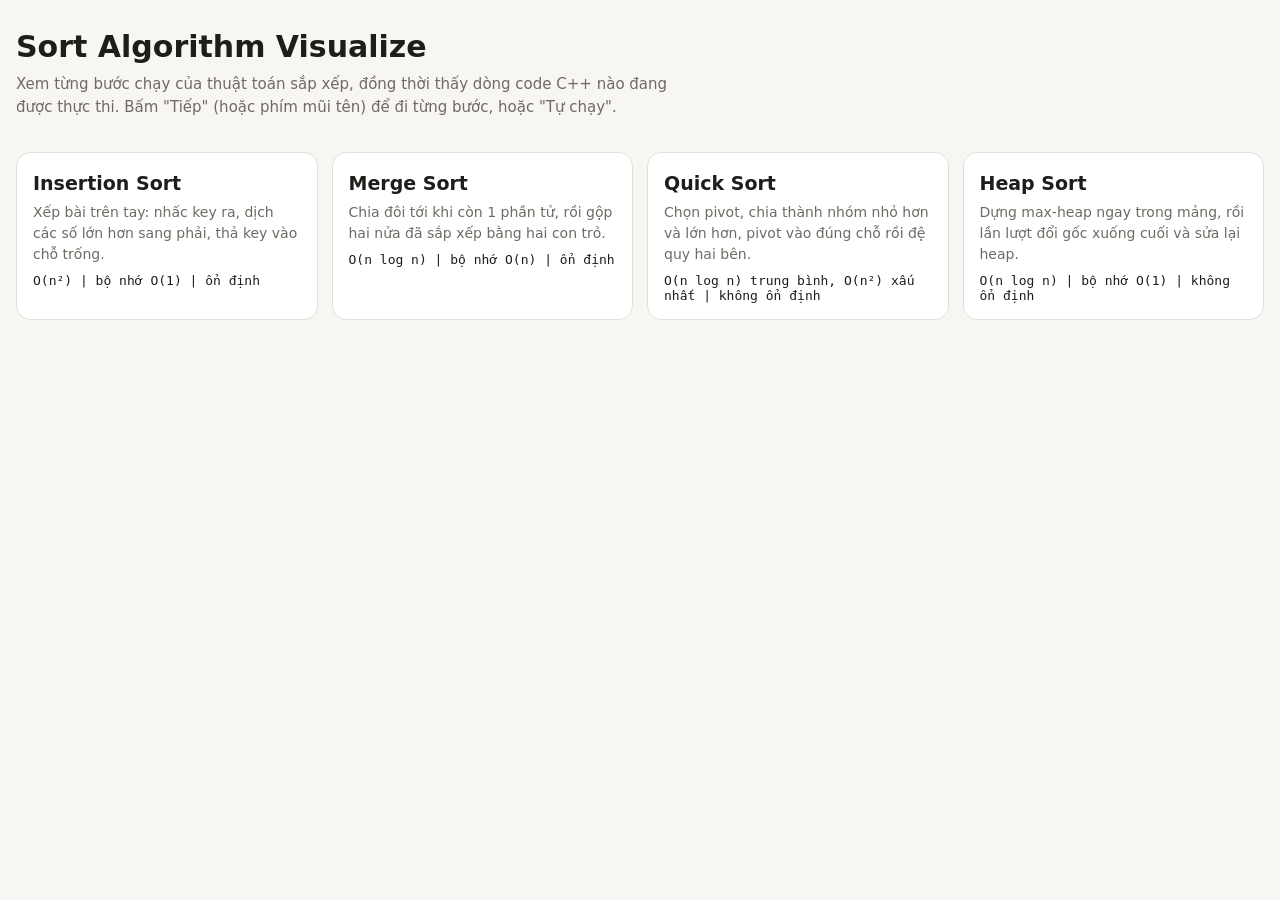
<file: index.html>
<!doctype html>
<html lang="vi">
<head>
<meta charset="utf-8">
<meta name="viewport" content="width=device-width, initial-scale=1">
<title>Sort Algorithm Visualize</title>
<link rel="stylesheet" href="assets/style.css">
</head>
<body class="home">
<header class="top">
  <h1>Sort Algorithm Visualize</h1>
  <p class="sub">Xem từng bước chạy của thuật toán sắp xếp, đồng thời thấy dòng code C++ nào đang được thực thi. Bấm "Tiếp" (hoặc phím mũi tên) để đi từng bước, hoặc "Tự chạy".</p>
</header>
<div class="cards">
  <a class="card" href="insertion-sort.html"><h2>Insertion Sort</h2><p>Xếp bài trên tay: nhấc key ra, dịch các số lớn hơn sang phải, thả key vào chỗ trống.</p><div class="cx">O(n²) | bộ nhớ O(1) | ổn định</div></a>
  <a class="card" href="merge-sort.html"><h2>Merge Sort</h2><p>Chia đôi tới khi còn 1 phần tử, rồi gộp hai nửa đã sắp xếp bằng hai con trỏ.</p><div class="cx">O(n log n) | bộ nhớ O(n) | ổn định</div></a>
  <a class="card" href="quick-sort.html"><h2>Quick Sort</h2><p>Chọn pivot, chia thành nhóm nhỏ hơn và lớn hơn, pivot vào đúng chỗ rồi đệ quy hai bên.</p><div class="cx">O(n log n) trung bình, O(n²) xấu nhất | không ổn định</div></a>
  <a class="card" href="heap-sort.html"><h2>Heap Sort</h2><p>Dựng max-heap ngay trong mảng, rồi lần lượt đổi gốc xuống cuối và sửa lại heap.</p><div class="cx">O(n log n) | bộ nhớ O(1) | không ổn định</div></a>
</div>
</body>
</html>
</file>
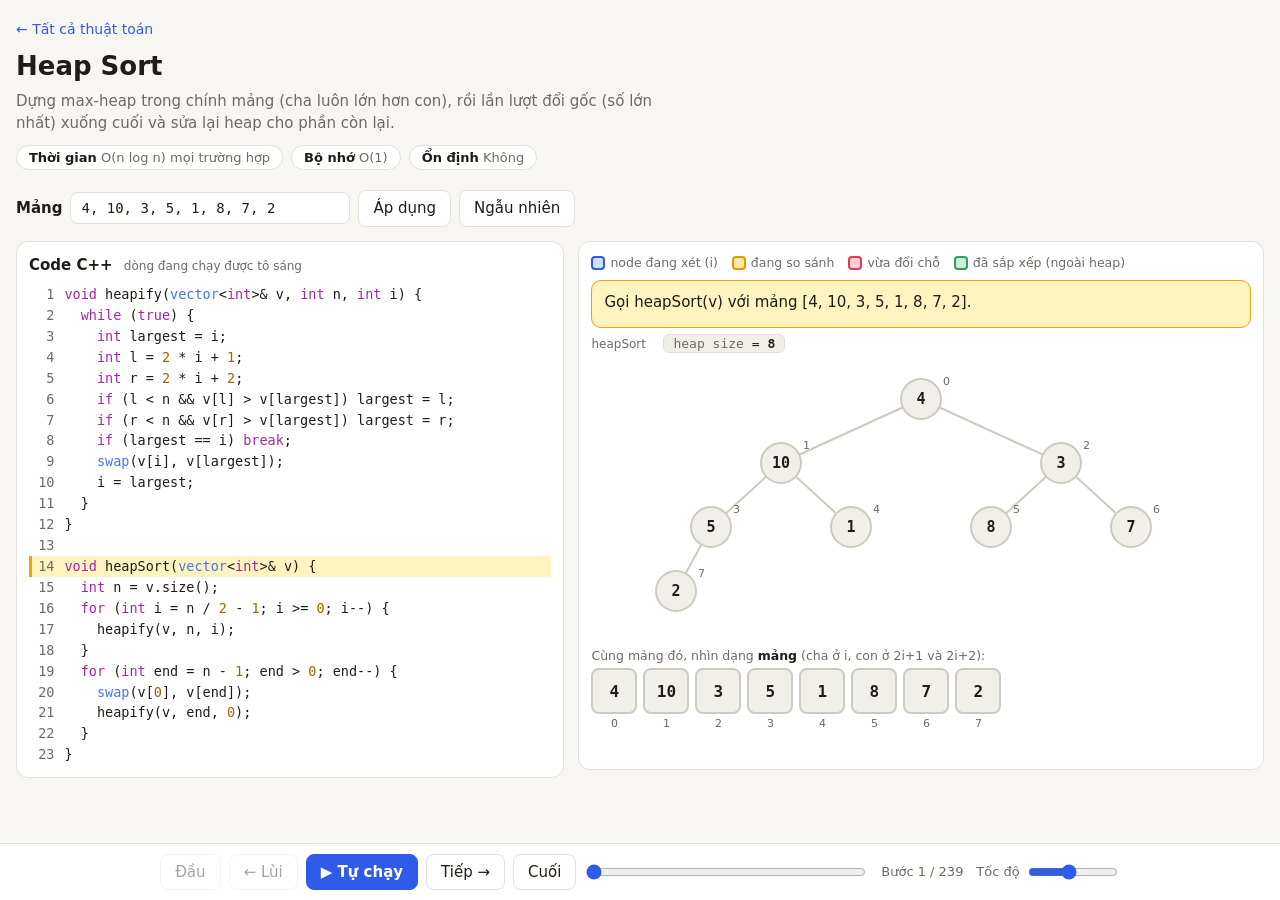
<file: heap-sort.html>
<!doctype html>
<html lang="vi">
<head>
<meta charset="utf-8">
<meta name="viewport" content="width=device-width, initial-scale=1">
<title>Heap Sort trực quan</title>
<link rel="stylesheet" href="assets/style.css">
</head>
<body>
<div id="app"></div>
<script src="assets/player.js"></script>
<script src="assets/js/heap.js"></script>
<script>Player.init(ALGO);</script>
</body>
</html>
</file>
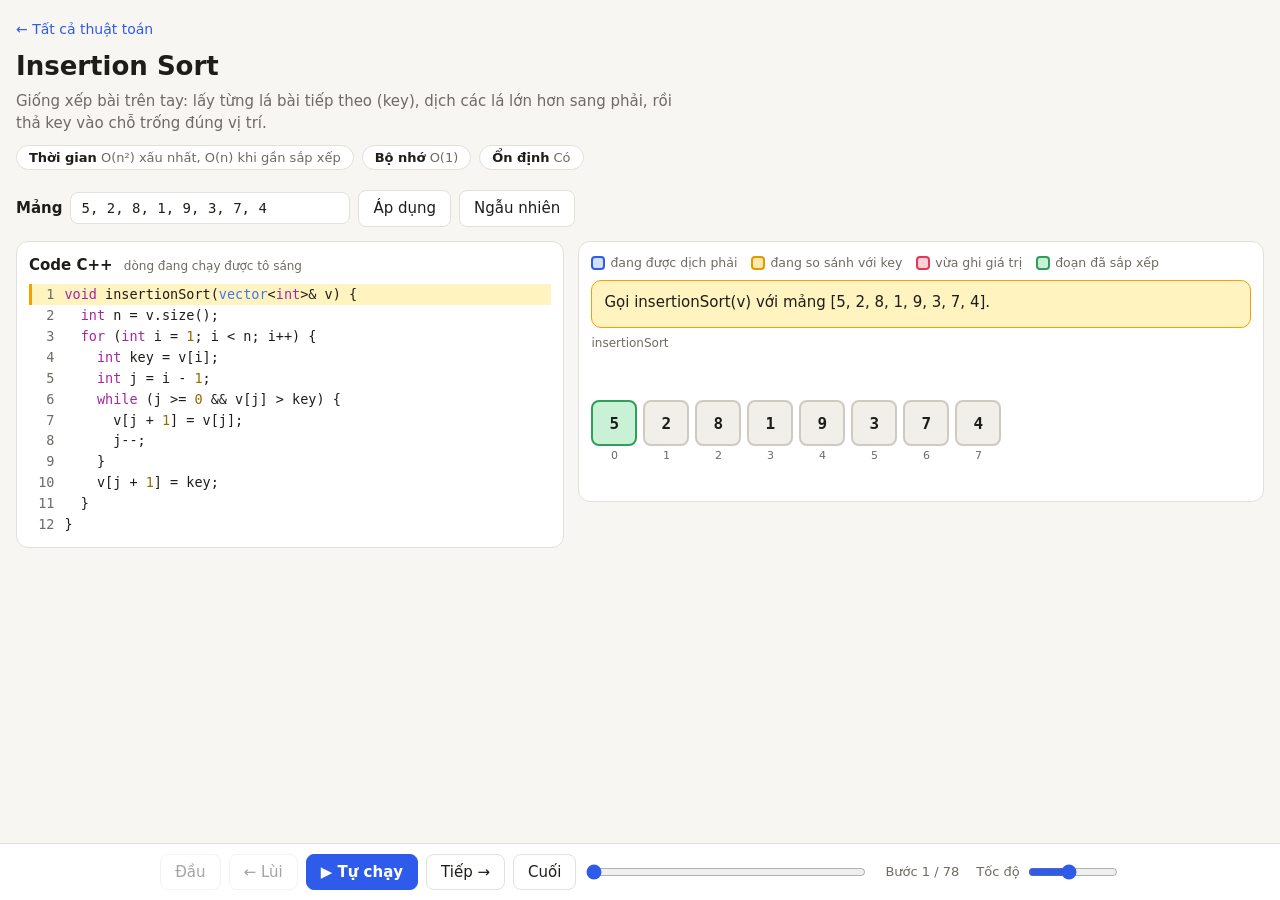
<file: insertion-sort.html>
<!doctype html>
<html lang="vi">
<head>
<meta charset="utf-8">
<meta name="viewport" content="width=device-width, initial-scale=1">
<title>Insertion Sort trực quan</title>
<link rel="stylesheet" href="assets/style.css">
</head>
<body>
<div id="app"></div>
<script src="assets/player.js"></script>
<script src="assets/js/insertion.js"></script>
<script>Player.init(ALGO);</script>
</body>
</html>
</file>
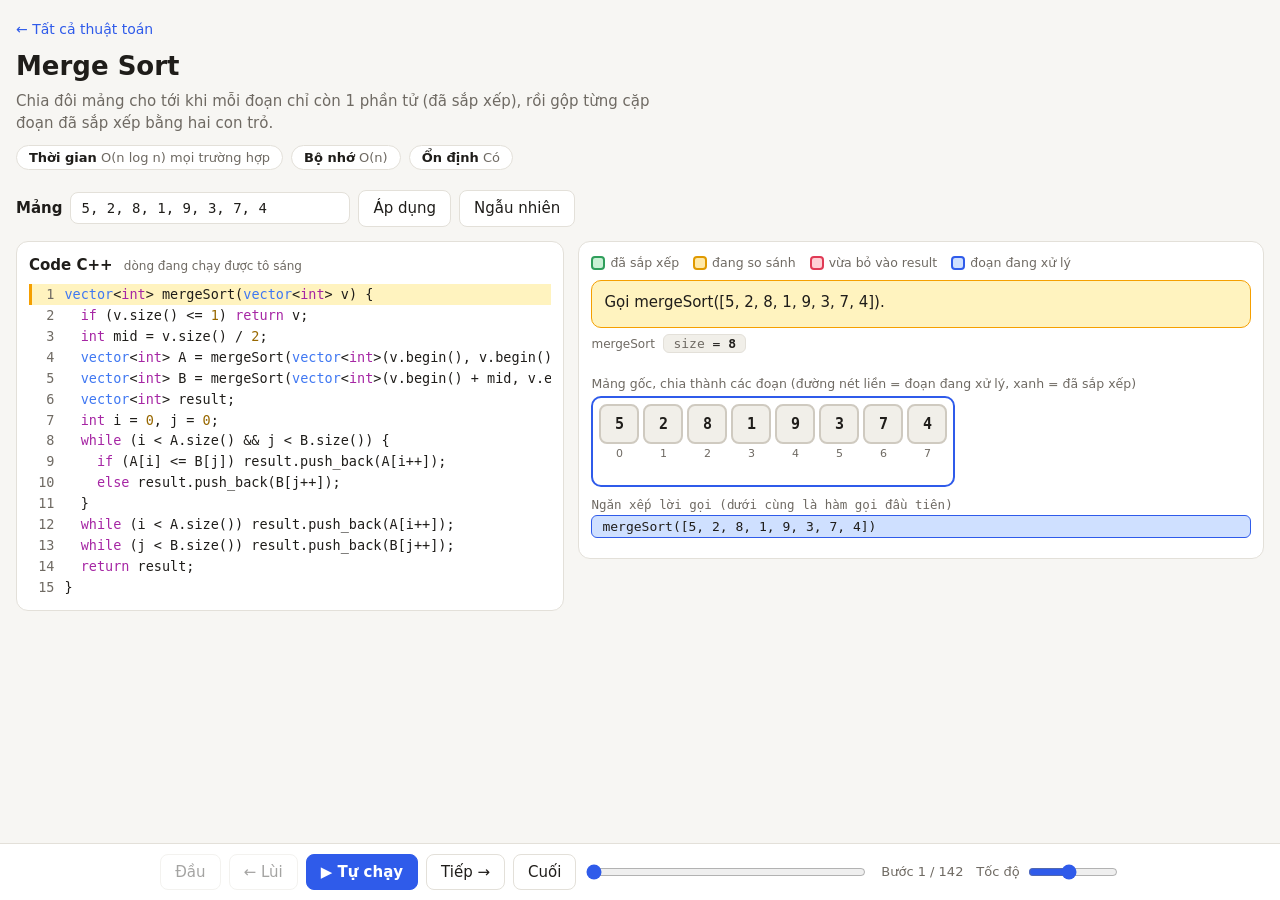
<file: merge-sort.html>
<!doctype html>
<html lang="vi">
<head>
<meta charset="utf-8">
<meta name="viewport" content="width=device-width, initial-scale=1">
<title>Merge Sort trực quan</title>
<link rel="stylesheet" href="assets/style.css">
</head>
<body>
<div id="app"></div>
<script src="assets/player.js"></script>
<script src="assets/js/merge.js"></script>
<script>Player.init(ALGO);</script>
</body>
</html>
</file>
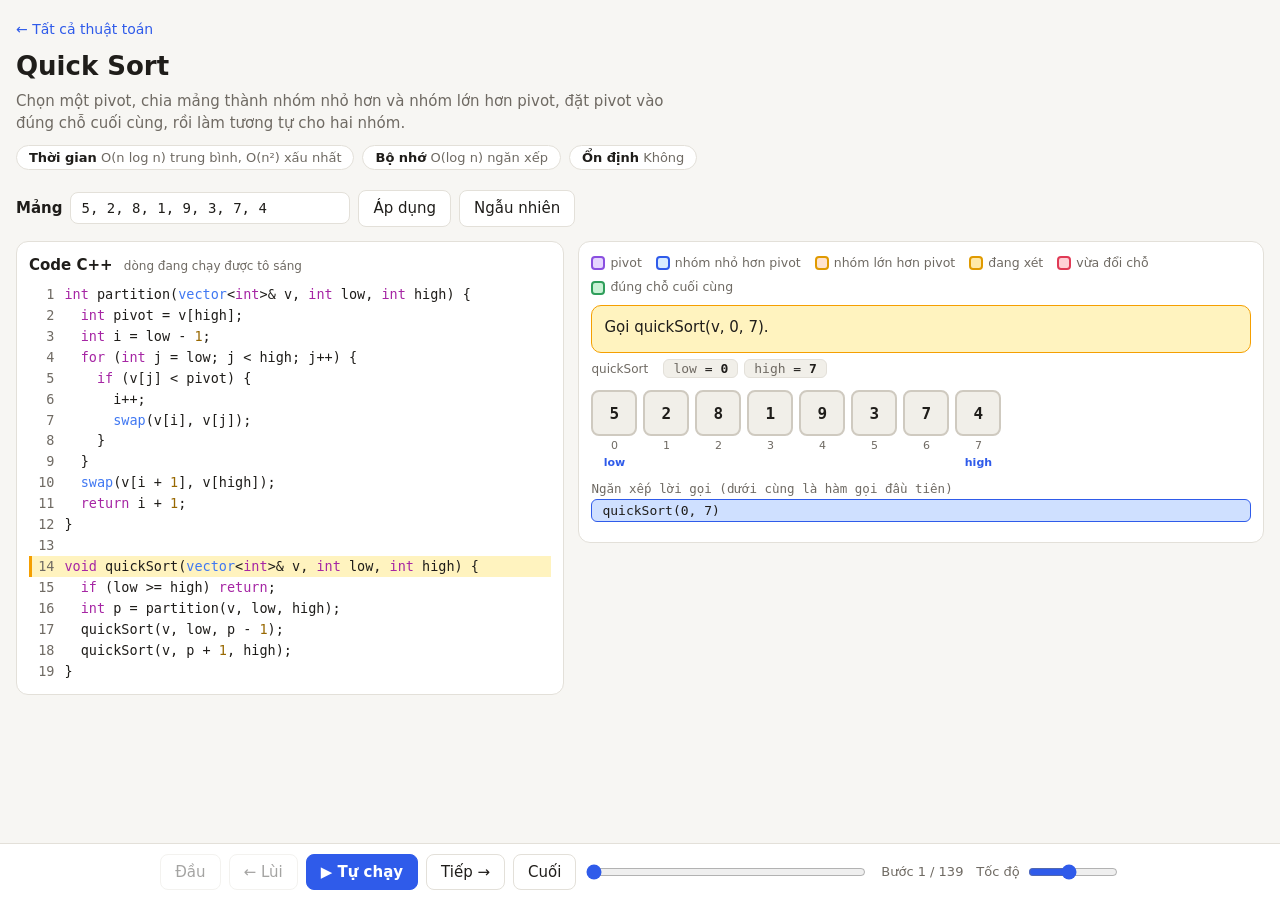
<file: quick-sort.html>
<!doctype html>
<html lang="vi">
<head>
<meta charset="utf-8">
<meta name="viewport" content="width=device-width, initial-scale=1">
<title>Quick Sort trực quan</title>
<link rel="stylesheet" href="assets/style.css">
</head>
<body>
<div id="app"></div>
<script src="assets/player.js"></script>
<script src="assets/js/quick.js"></script>
<script>Player.init(ALGO);</script>
</body>
</html>
</file>
<file: assets/style.css>
:root {
  color-scheme: light dark;
  --bg: #f7f6f3; --panel: #ffffff; --text: #1f1d1a; --muted: #6f6a63; --border: #e3e0d9;
  --accent: #2f5bea; --codeline: #fff3bf; --codeline-b: #f59f00;
  --cell: #f1efe9; --cell-b: #cfcac0;
  --sorted: #c9f1d5; --sorted-b: #2f9e5b;
  --cmp: #ffe9a8; --cmp-b: #e09a00;
  --swap: #ffd0d6; --swap-b: #e03a55;
  --cur: #cfe0ff; --cur-b: #2f5bea;
  --piv: #e6d6ff; --piv-b: #8a4fe0;
  --lt: #d9ecff; --ge: #ffe3cf;
  --kw: #a626a4; --fn: #4078f2; --num: #986801; --cm: #8a8b91;
}
@media (prefers-color-scheme: dark) {
  :root {
    --bg: #141311; --panel: #1d1c19; --text: #ece9e2; --muted: #9a948a; --border: #34322d;
    --accent: #7c9cff; --codeline: #3b3410; --codeline-b: #f0b429;
    --cell: #2a2824; --cell-b: #47443d;
    --sorted: #17432a; --sorted-b: #4cc17f;
    --cmp: #4a3a0a; --cmp-b: #f0b429;
    --swap: #4d1d27; --swap-b: #ff7088;
    --cur: #1d2f5c; --cur-b: #7c9cff;
    --piv: #38235e; --piv-b: #b58cff;
    --lt: #183450; --ge: #4a2c18;
    --kw: #d78cf0; --fn: #7aa2ff; --num: #e5c07b; --cm: #7f848e;
  }
}
* { box-sizing: border-box; }
html, body { margin: 0; }
body {
  background: var(--bg); color: var(--text);
  font: 15px/1.5 system-ui, -apple-system, "Segoe UI", Roboto, sans-serif;
  padding: 0 16px 90px; max-width: 1280px; margin: 0 auto;
}
a { color: var(--accent); }
.top { padding: 18px 0 6px; }
.back { font-size: 14px; text-decoration: none; }
h1 { margin: 6px 0 4px; font-size: 26px; }
.sub { margin: 0 0 10px; color: var(--muted); max-width: 70ch; }
.badges { display: flex; flex-wrap: wrap; gap: 8px; }
.badge { background: var(--panel); border: 1px solid var(--border); border-radius: 999px; padding: 2px 12px; font-size: 13px; color: var(--muted); }
.badge b { color: var(--text); font-weight: 600; }

.inputbar { display: flex; flex-wrap: wrap; align-items: center; gap: 8px; margin: 14px 0; }
.inputbar label { display: flex; align-items: center; gap: 8px; font-weight: 600; }
.inputbar input[type=text], #inp {
  width: 280px; max-width: 100%; padding: 7px 10px; border-radius: 8px;
  border: 1px solid var(--border); background: var(--panel); color: var(--text);
  font: 14px ui-monospace, SFMono-Regular, Menlo, Consolas, monospace;
}
button {
  font: inherit; padding: 6px 14px; border-radius: 8px; cursor: pointer;
  border: 1px solid var(--border); background: var(--panel); color: var(--text);
}
button:hover:not(:disabled) { border-color: var(--accent); }
button:disabled { opacity: .4; cursor: default; }
button.primary { background: var(--accent); border-color: var(--accent); color: #fff; font-weight: 600; min-width: 108px; }
.err { color: var(--swap-b); font-size: 13px; }

.grid { display: grid; grid-template-columns: minmax(0, 1fr) minmax(0, 1.25fr); gap: 14px; align-items: start; }
@media (max-width: 900px) { .grid { grid-template-columns: 1fr; } }
.panel { background: var(--panel); border: 1px solid var(--border); border-radius: 12px; padding: 12px; min-width: 0; }
.ptitle { font-weight: 600; margin-bottom: 8px; }
.hint { font-weight: 400; color: var(--muted); font-size: 12px; margin-left: 6px; }

.code {
  position: relative; margin: 0; max-height: 68vh; overflow: auto;
  font: 13.5px/1.55 ui-monospace, SFMono-Regular, Menlo, Consolas, monospace;
}
.ln { display: flex; min-height: 1.55em; border-left: 3px solid transparent; padding-right: 8px; }
.ln .no { width: 2.4em; flex: none; text-align: right; padding-right: 10px; color: var(--muted); user-select: none; }
.ln .tx { white-space: pre; }
.ln.on { background: var(--codeline); border-left-color: var(--codeline-b); }
.tk-k { color: var(--kw); } .tk-f { color: var(--fn); } .tk-n { color: var(--num); } .tk-c { color: var(--cm); }

.legend { display: flex; flex-wrap: wrap; gap: 6px 14px; font-size: 12.5px; color: var(--muted); margin-bottom: 8px; }
.lg { display: inline-flex; align-items: center; gap: 5px; }
.sw { width: 14px; height: 14px; border-radius: 4px; border: 2px solid var(--cell-b); background: var(--cell); display: inline-block; }

.viz { overflow-x: auto; padding: 4px 0 8px; }
.row { display: flex; gap: 6px; flex-wrap: nowrap; }
.cw { width: 46px; flex: none; text-align: center; }
.cell {
  height: 46px; display: flex; align-items: center; justify-content: center;
  border-radius: 8px; border: 2px solid var(--cell-b); background: var(--cell);
  font: 600 16px ui-monospace, SFMono-Regular, Menlo, Consolas, monospace;
  transition: background .15s, border-color .15s;
}
.idx { font-size: 11px; color: var(--muted); margin-top: 2px; }
.mk { font-size: 11px; font-weight: 700; color: var(--accent); min-height: 16px; white-space: nowrap; }
.cell.sorted, .sw.sorted { background: var(--sorted); border-color: var(--sorted-b); }
.cell.cmp, .sw.cmp { background: var(--cmp); border-color: var(--cmp-b); }
.cell.swap, .sw.swap { background: var(--swap); border-color: var(--swap-b); }
.cell.cur, .sw.cur { background: var(--cur); border-color: var(--cur-b); }
.cell.piv, .sw.piv { background: var(--piv); border-color: var(--piv-b); }
.cell.lt, .sw.lt { background: var(--lt); border-color: var(--cur-b); }
.cell.ge, .sw.ge { background: var(--ge); border-color: var(--cmp-b); }
.cell.dim { opacity: .35; }
.cell.hole { background: transparent; border-style: dashed; }
.rowlabel { font-size: 12.5px; color: var(--muted); margin: 10px 0 2px; }
.rowlabel b { color: var(--text); }
.keybox { display: inline-block; margin: 2px 0 6px; padding: 4px 12px; border-radius: 8px; border: 2px solid var(--piv-b); background: var(--piv); font: 600 14px ui-monospace, Menlo, Consolas, monospace; }

.tree { width: 100%; max-width: 560px; display: block; margin: 0 auto 6px; }
.edge { stroke: var(--cell-b); stroke-width: 2; }
.edge.dim { opacity: .25; }
.node { fill: var(--cell); stroke: var(--cell-b); stroke-width: 2; }
.node.sorted { fill: var(--sorted); stroke: var(--sorted-b); }
.node.cmp { fill: var(--cmp); stroke: var(--cmp-b); }
.node.swap { fill: var(--swap); stroke: var(--swap-b); }
.node.cur { fill: var(--cur); stroke: var(--cur-b); }
.nt { fill: var(--text); font: 600 15px ui-monospace, Menlo, Consolas, monospace; text-anchor: middle; dominant-baseline: central; }
.ni { fill: var(--muted); font: 11px system-ui, sans-serif; }

.pieces { display: flex; flex-wrap: wrap; gap: 10px; align-items: flex-start; }
.piece { border: 2px dashed var(--cell-b); border-radius: 10px; padding: 6px; }
.piece.inrange { border-style: solid; border-color: var(--cur-b); }
.piece .row { gap: 4px; }
.piece .cw { width: 40px; }
.piece .cell { height: 40px; font-size: 15px; }

.stack { margin-top: 10px; font: 13px ui-monospace, Menlo, Consolas, monospace; }
.stack .fr { padding: 3px 10px; border: 1px solid var(--border); border-radius: 6px; margin-top: 3px; background: var(--cell); }
.stack .fr.top { border-color: var(--cur-b); background: var(--cur); }

.vars { display: flex; flex-direction: column; gap: 6px; margin: 4px 0 8px; }
.vg { display: flex; flex-wrap: wrap; align-items: center; gap: 6px; }
.vl { font-size: 12px; color: var(--muted); min-width: 66px; }
.chip { background: var(--cell); border: 1px solid var(--border); border-radius: 6px; padding: 1px 9px; font: 13px ui-monospace, Menlo, Consolas, monospace; }
.chip i { font-style: normal; color: var(--muted); }
.note { margin: 4px 0 6px; padding: 10px 12px; border-radius: 10px; background: var(--codeline); border: 1px solid var(--codeline-b); min-height: 3.2em; }

.controls {
  position: fixed; left: 0; right: 0; bottom: 0; z-index: 5;
  display: flex; flex-wrap: wrap; align-items: center; justify-content: center; gap: 8px;
  padding: 10px 16px; background: var(--panel); border-top: 1px solid var(--border);
}
.controls input[type=range] { accent-color: var(--accent); }
#seek { width: min(280px, 36vw); }
#count { font-size: 13px; color: var(--muted); min-width: 92px; text-align: center; }
.speed { font-size: 13px; color: var(--muted); display: flex; align-items: center; gap: 6px; }
.speed input { width: 90px; }

/* Trang chủ */
.home h1 { font-size: 30px; }
.cards { display: grid; grid-template-columns: repeat(auto-fit, minmax(260px, 1fr)); gap: 14px; margin: 18px 0; }
.card { display: block; text-decoration: none; color: inherit; background: var(--panel); border: 1px solid var(--border); border-radius: 14px; padding: 16px; }
.card:hover { border-color: var(--accent); }
.card h2 { margin: 0 0 4px; font-size: 19px; }
.card p { margin: 4px 0; color: var(--muted); font-size: 14px; }
.card .cx { margin-top: 8px; font: 13px ui-monospace, Menlo, Consolas, monospace; color: var(--text); }
</file>
